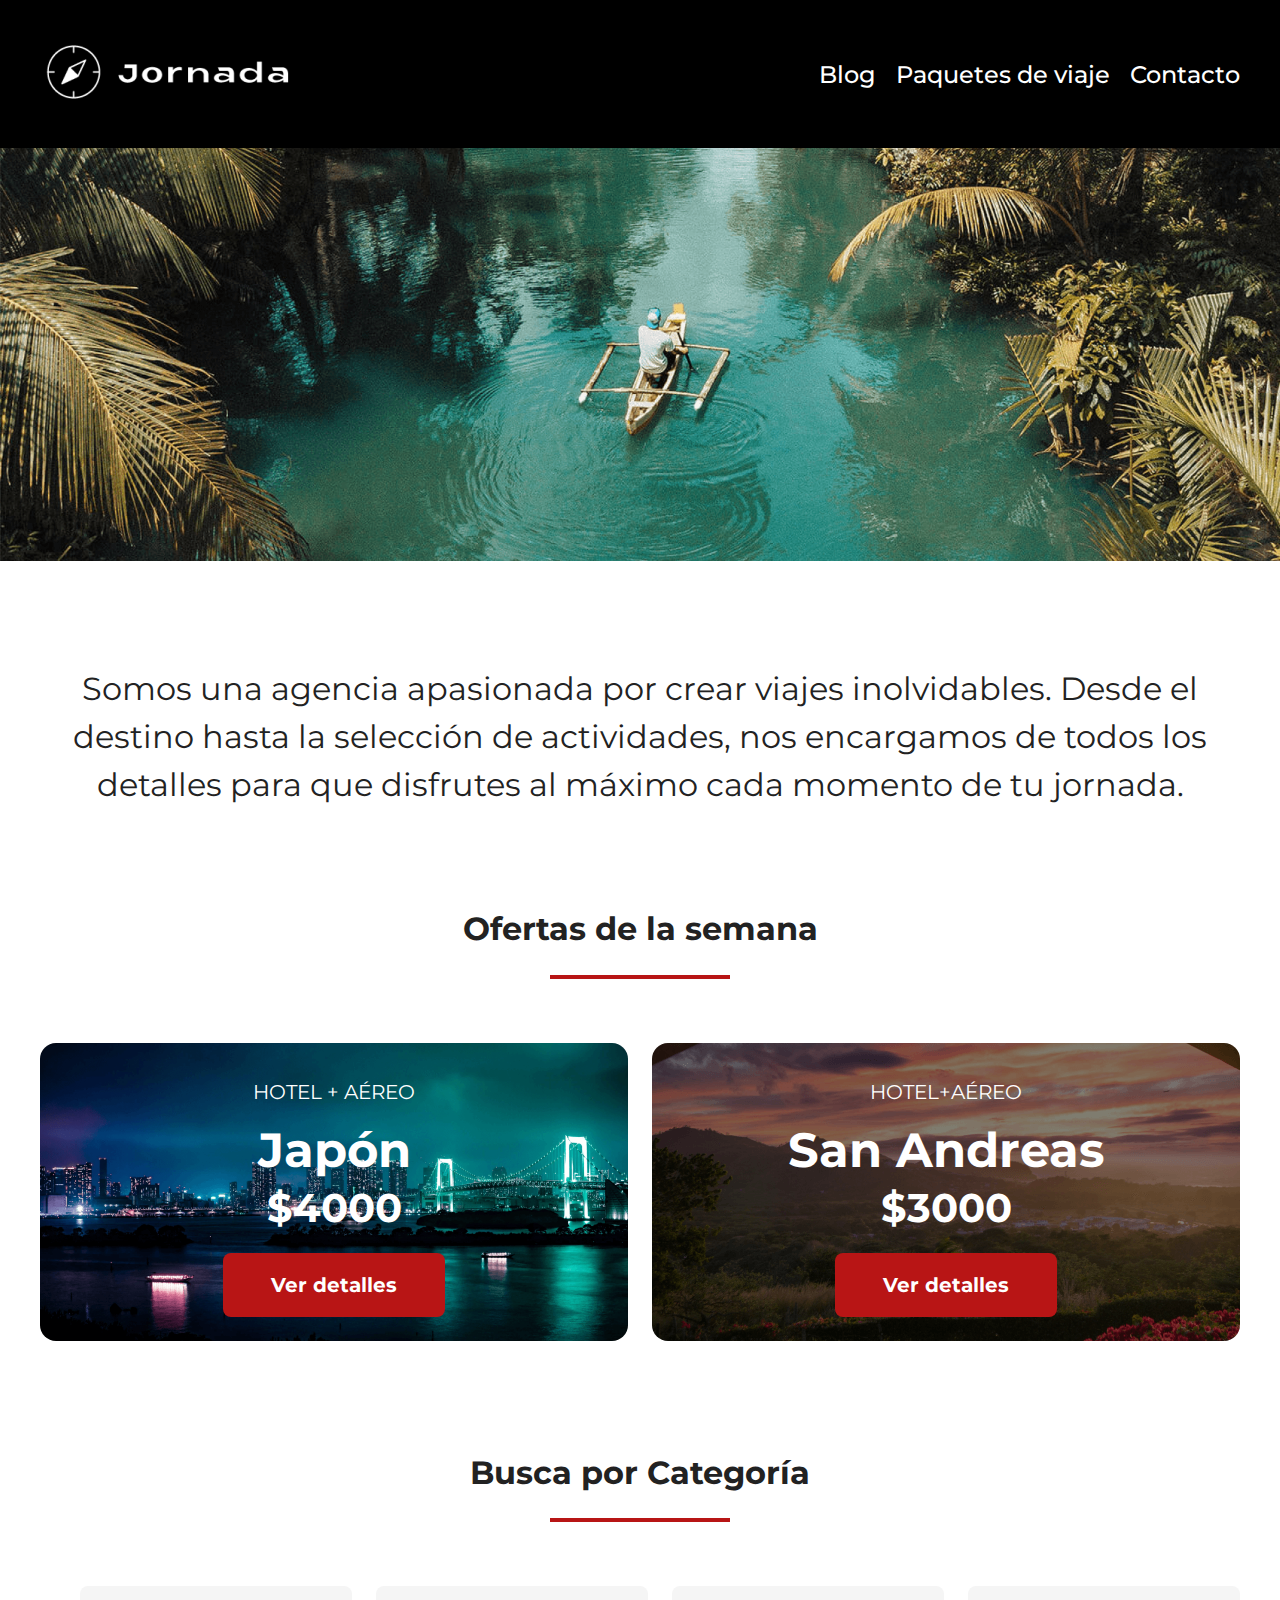
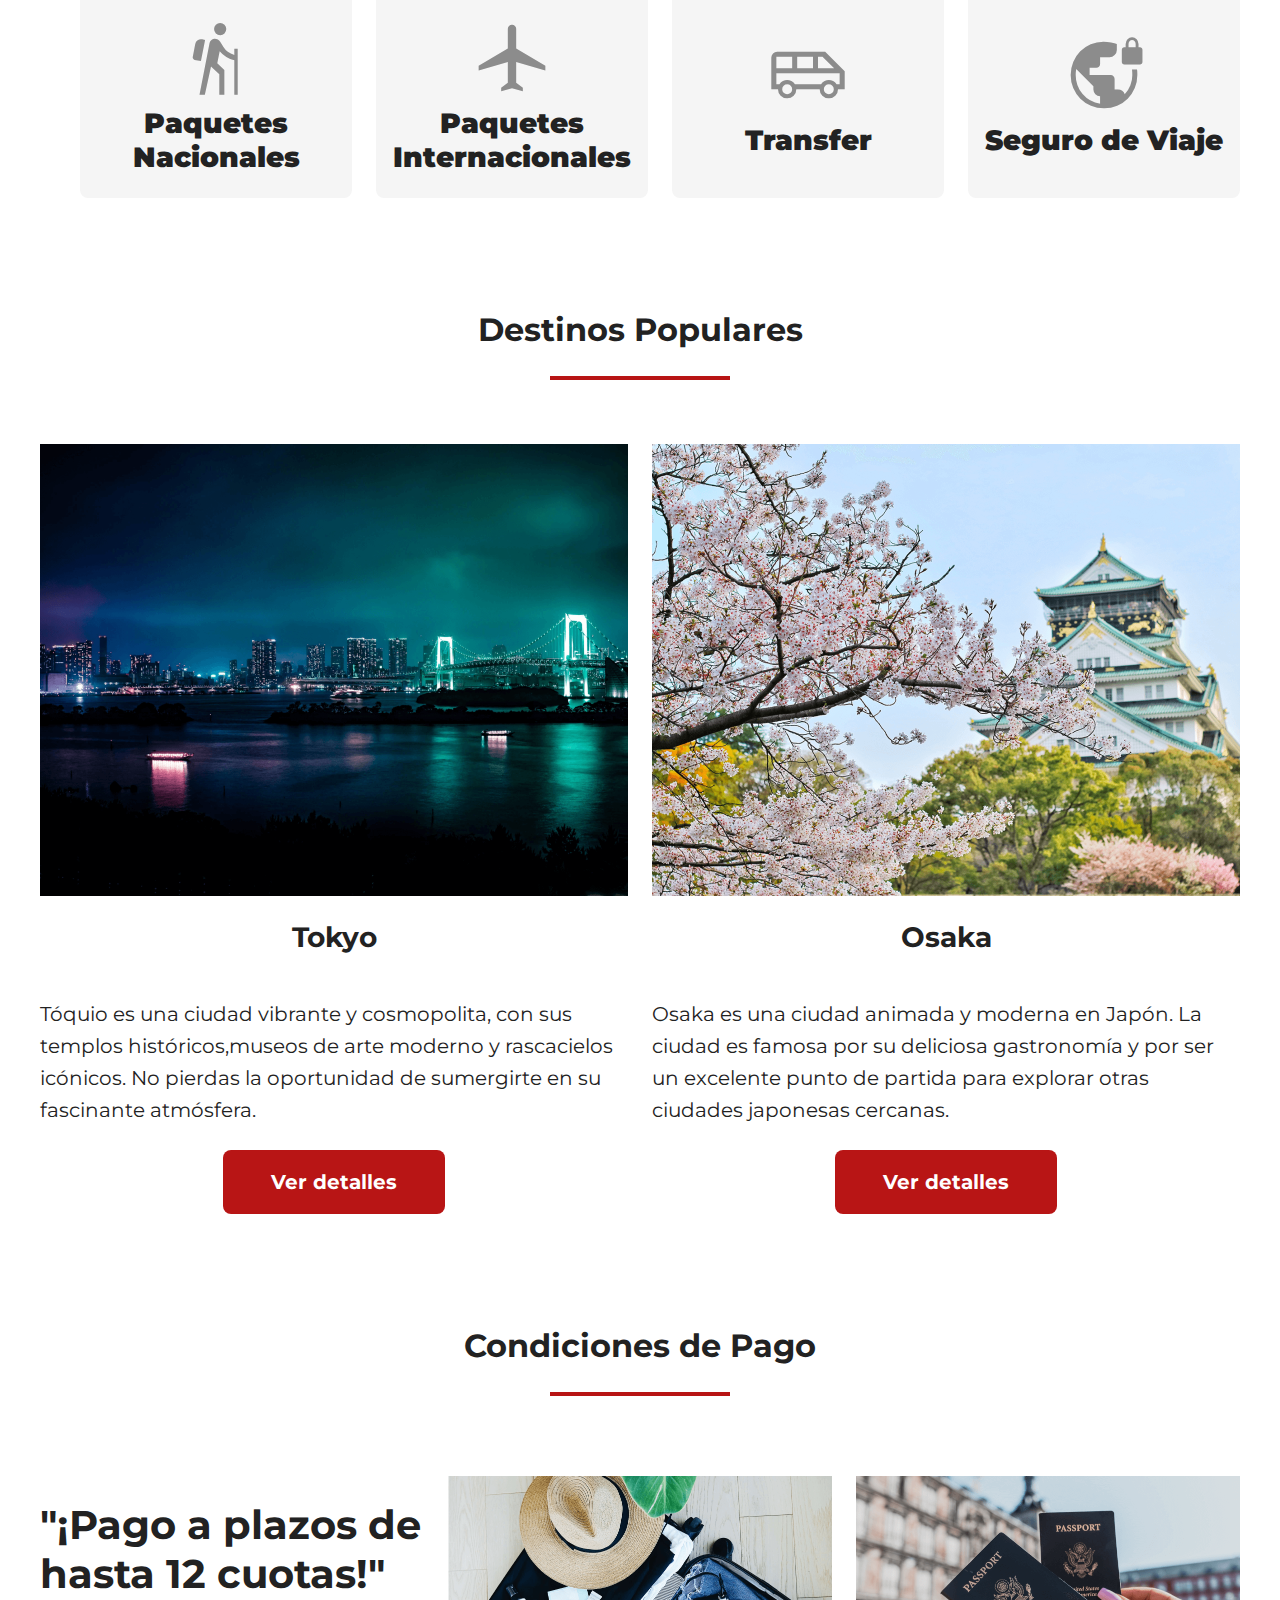
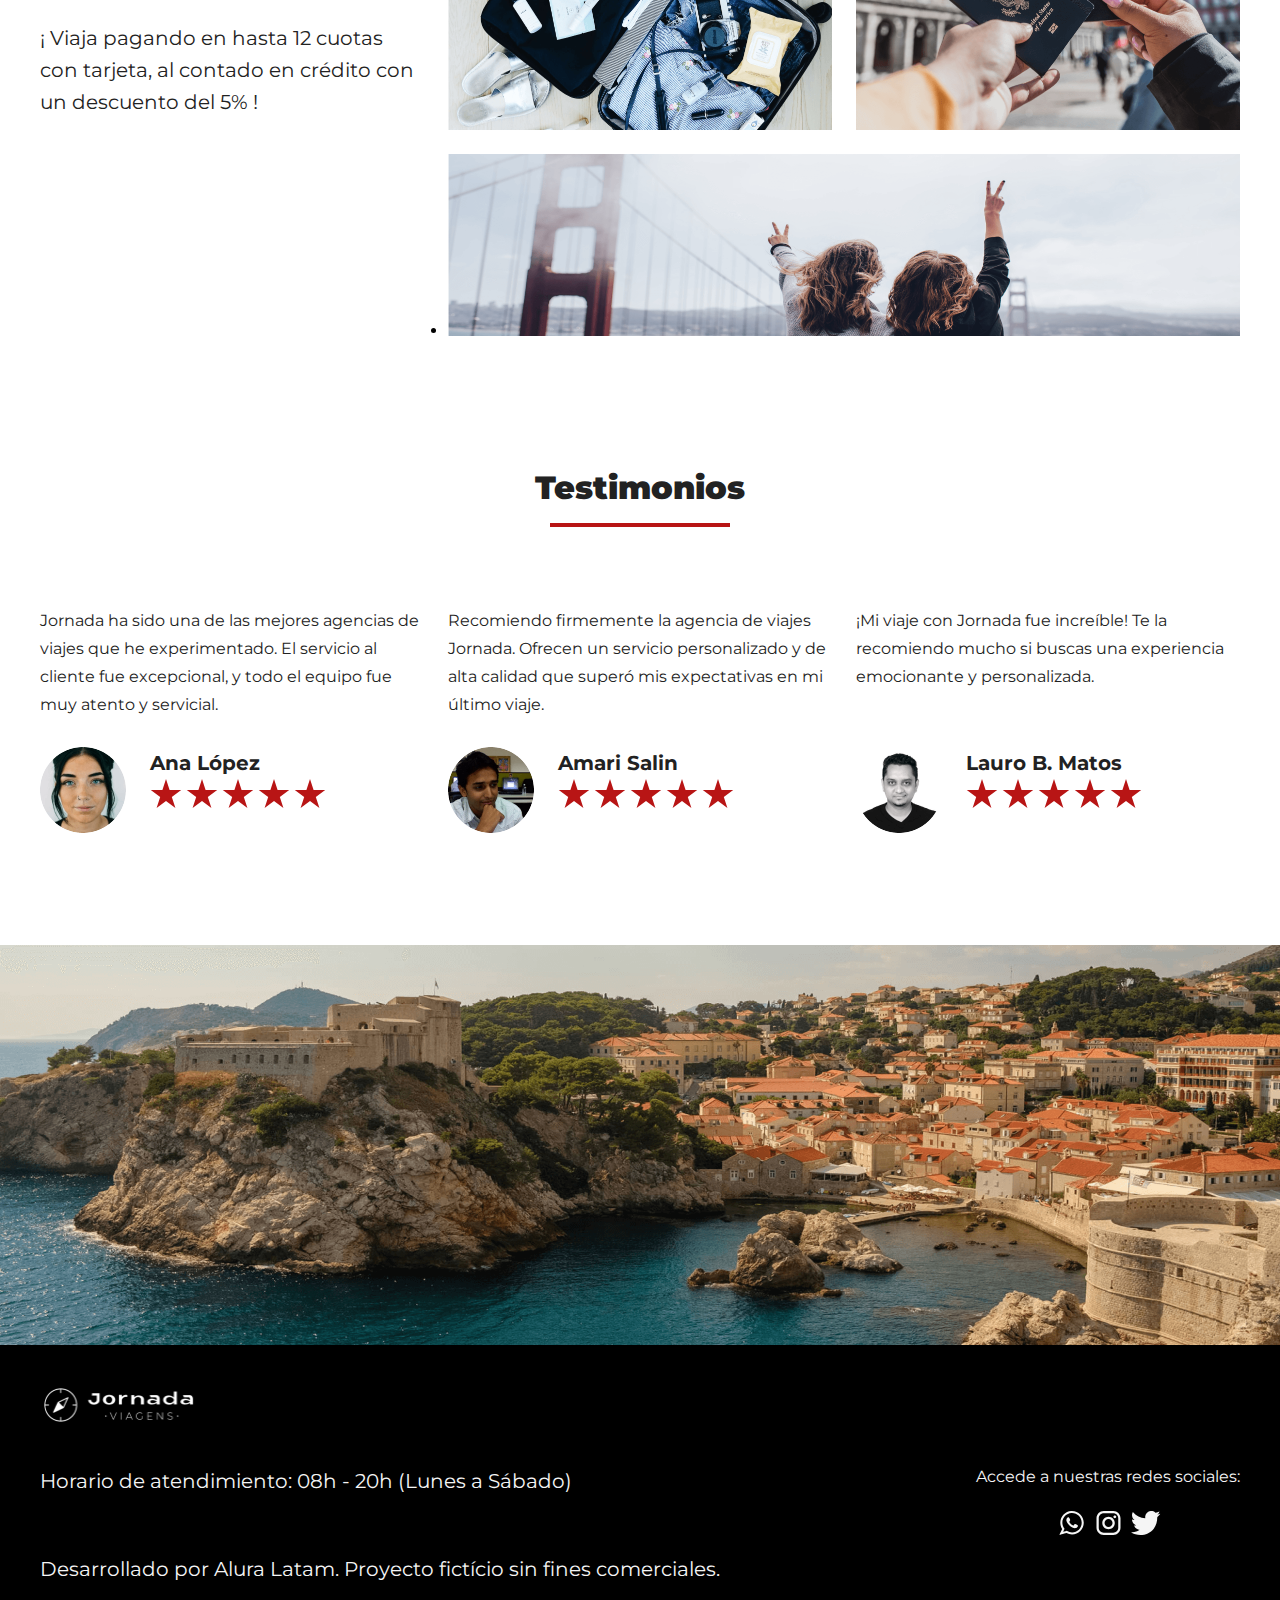
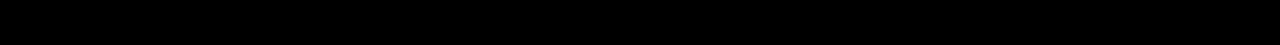
<file: index.html>
<!DOCTYPE html>
<html lang="es-mx">

<head>
    <meta charset="UTF-8">
    <meta name="viewport" content="width=device-width, initial-scale=1.0">
    <title>Jornada</title>
    <link rel="stylesheet" href="./global.css">
    <link rel="stylesheet" href="./index.css">
    <link rel="preconnect" href="https://fonts.googleapis.com">
    <link rel="preconnect" href="https://fonts.gstatic.com" crossorigin>
    <link
        href="https://fonts.googleapis.com/css2?family=Montserrat:ital,wght@0,100;0,200;0,300;0,400;0,500;0,600;0,700;0,800;0,900;1,100;1,200;1,300;1,400;1,500;1,600;1,700;1,800;1,900&family=Prata&family=Unbounded:wght@200;300;400;500;600;700;800;900&display=swap"
        rel="stylesheet">
    <link rel="stylesheet"
        href="https://fonts.googleapis.com/css2?family=Material+Symbols+Outlined:opsz,wght,FILL,GRAD@48,400,0,0" />
</head>

<body>
    <header class="encabezado">
        <div class="encabezado__container">
            <a href="" class="encabezado__logo" aria-label="Ir a la pagina de inicio">
                <img class="encabezado__logo--icono" alt="logo Jornada" src="./img/logoprovisriablanca-1@2x.png" />
            </a>
            <nav class="encabezado__navegacion">
                <ul class="encabezado_navegacion_lista">
                    <li> <a class="encabezado__navegacion--elemento" href="./blog.html" aria-label="Ir al Blog">Blog</a> </li>
                    <li> <a class="encabezado__navegacion--elemento" href="./paquetes.html" aria-label="Ir a Paquetes de viaje">Paquetes de viaje</a> </li>
                    <li> <a class="encabezado__navegacion--elemento" href="./Contacto.html" aria-label="Ir a Contacto">Contacto</a> </li>
                </ul>
            </nav>
        </div>
    </header>


    <section class="banner">
            <figure class="banner__wrapper">
                <img class="banner__img" alt="Hombre en una canoa" src="./img/maldivas@2x.png" />
                <figcaption class="banner__descripcion">
                    Somos una agencia apasionada por crear viajes inolvidables. 
                    Desde el destino hasta la selección de actividades, nos 
                    encargamos de todos los detalles para que disfrutes al máximo
                    cada momento de tu jornada.
                </figcaption>
            </figure>
    </section>

    <main class="container">

        <section class="ofertas">
            <div class="ofertas__titulo">
                <h2 class="ofertas__titulo--texto">Ofertas de la semana</h2>
                <div class="ofertas__titulo--subrayado"></div>
            </div>
            <section class="ofertas__cards">
                <div class="ofertas__cards--grupo">
                    <article class="ofertas__cards--elemento ofertas__cards--japon" aria-label="Oferta de viaje a Japón">        
                        <header class="ofertas__card--destino">
                            <p class="ofertas__card--destino-tipo">HOTEL + AÉREO</p>
                            <h3 class="ofertas__card--destino-nombre">Japón</h3>
                            <p class="ofertas__card--precio">$4000</p>
                        </header>
                        <footer class="ofertas__card--boton">
                            <a href="#" class="ofertas__card--boton-texto" aria-label="Ver detalles de la oferta de viaje a Japón">Ver detalles</a>
                        </footer>
                    </article>
                    <article class="ofertas__cards--elemento  ofertas__cards--san-andreas" aria-label="Oferta de viaje a San Andreas">
                        <header class="ofertas__card--destino">
                            <p class="ofertas__card--destino-tipo">HOTEL+AÉREO</p>
                            <h3 class="ofertas__card--destino-nombre">San Andreas</h3>
                            <p class="ofertas__card--precio">$3000</p>
                        </header>
                        <footer class="ofertas__card--boton">
                            <a href="#" class="ofertas__card--boton-texto" aria-label="Ver detalles de la oferta de viaje a San Andreas">Ver detalles</a>
                        </footer>
                    </article>   
                </div>
            </section>
        </section>

        <section class="busca">
            <div class="busca__titulo">
                <h2 class="busca__titulo--texto">Busca por Categoría</h2>
                <div class="busca__titulo--subrayado"></div>
            </div>
            <ul class="busca__categorias">
                <li class="busca__categoria">
                    <div class="busca__categoria--icono">
                        <span class="material-symbols-outlined">
                            hiking
                        </span>
                    </div>
                    <b class="busca__categoria--nombre">Paquetes Nacionales</b>
                </li>
                <li class="busca__categoria">
                    <div class="busca__categoria--icono">
                        <span class="material-symbols-outlined">
                            flight
                        </span>
                    </div>
                    <b class="busca__categoria--nome">Paquetes Internacionales</b>
                </li>
                <li class="busca__categoria">
                    <div class="busca__categoria--icono">
                        <span class="material-symbols-outlined">
                            airport_shuttle
                        </span>
                    </div>
                    <b class="busca__categoria--nome">Transfer</b>
                </li>
                <li class="busca__categoria">
                    <div class="busca__categoria--icone">
                        <span class="material-symbols-outlined">
                            vpn_lock
                        </span>
                    </div>
                    <b class="busca__categoria--nombre">Seguro de Viaje</b>
                </li>
            </ul>
        </section>

        <section class="destinos">
            <div class="destinos__titulo">
                <h2 class="destinos__titulo--texto">Destinos Populares</h2>
                <div class="destinos__titulo--subrayado"></div>
            </div>
            <ul class="destinos__lista">
                <li class="destinos__elemento">
                    <img class="destinos__elemento--image" alt="Imagen de la ciudad de Tokyo" src="./img/tokyo@2x.png" />
                    <h3 class="destinos__elemento--nombre">Tokyo</h3>
                    <p class="destinos__elemento--descripcion">
                        Tóquio es una ciudad vibrante y cosmopolita, con sus templos
                         históricos,museos de arte moderno y rascacielos icónicos.
                          No pierdas la oportunidad de sumergirte en su fascinante atmósfera.
                    </p>
                    <footer class="destinos__elemento--boton-container">
                        <div class="destinos__elemento--boton">
                            <a href="#" class="destinos__elemento--boton-texto">Ver detalles</a>
                        </div>
                    </footer>
                </li>
                <li class="destinos__elemento">
                    <img class="destinos__item--image" alt="" src="./img/osaka@2x.png" />
                    <h3 class="destinos__elemento--nombre">Osaka</h3>
                    <p class="destinos__elemento--descripcion">
                        Osaka es una ciudad animada y moderna en Japón.
                         La ciudad es famosa por su deliciosa gastronomía 
                         y por ser un excelente punto de partida para explorar
                          otras ciudades japonesas cercanas.
                    </p>
                    <footer class="destinos__elemento--boton-container">
                        <div class="destinos__elemento--boton">
                            <a href="#" class="destinos__elemento--boton-texto">Ver detalles</a>
                        </div>
                    </footer>
                </li>
            </ul>
        </section>


        <section class="pago">
            <div class="pago__titulo">
                <h2 class="pago__titulo--texto">Condiciones de Pago</h2>
                <div class="pago__titulo--subrayado"></div>
            </div>
            <div class="pago__condiciones">
                <div class="pago__condiciones--descripcion">
                    <h3 class="pago__condiciones--destaque">"¡Pago a plazos de hasta 12 cuotas!"</h3>
                    <p class="pago__condiciones--detalles">
                        ¡ Viaja pagando en hasta 12 cuotas con tarjeta,
                         al contado en crédito con un descuento del 5% !
                    </p>
                </div>
                <ul class="pago__imagenes">
                    <li class="pago__imagenes--grupo">
                        <div class="pago__imagenes--imagen-container">
                            <img class="pago__imagenes--imagen" alt="" src="./img/montaje-japo-1@2x.png" />
                        </div>
                        <div class="pago__imagenes--imagen-container">
                            <img class="pago__imagenes--imagen" alt="" src="./img/montaje-japo-2@2x.png" />
                        </div>
                    </li>
                    <li class="pago__imagenes--imagen-destaque">
                        <img class="pago__imagenes--imagen" alt="" src="./img/montaje-japo-3@2x.png" />
                    </li>
                </ul>
            </div>
        </section>

        <div class="testimonios">
            <div class="testimonios__titulo">
                <b class="testimonios__titulo--texto">Testimonios</b>
                <div class="testimonios__titulo--subrayado"></div>
            </div>
            <ul class="testimonios__wrapper">
                <li class="testimonios__elemento">
                    <p class="testimonios__texto">
                        Jornada ha sido una de las mejores agencias de viajes
                        que he experimentado. El servicio al cliente fue
                        excepcional, y todo el equipo fue muy atento y servicial.
                    </p>
                    <div class="testimonios__autor">
                        <img class="testimonios__autor--foto" alt="Foto de Ana López" src="./img/ellipse-1@2x.png" />
                        <div class="testimonios__autor--info">
                            <b class="testimonios__autor--nombre">Ana López</b>
                            <div class="testimonios__autor--evaluacion">
                                <img class="testimonios__autor--evaluacion-estrella" src="./img/star-1.svg" />
                                <img class="testimonios__autor--evaluacion-estrella" src="./img/star-1.svg" />
                                <img class="testimonios__autor--evaluacion-estrella" src="./img/star-1.svg" />
                                <img class="testimonios__autor--evaluacion-estrella" src="./img/star-1.svg" />
                                <img class="testimonios__autor--evaluacion-estrella" src="./img/star-1.svg" />
                            </div>
                        </div>
                    </div>
                </li>
                <li class="testimonios__elemento">
                    <p class="testimonios__texto">
                        Recomiendo firmemente la agencia de viajes  Jornada. 
                        Ofrecen un servicio personalizado y de alta calidad que 
                        superó mis expectativas en mi último viaje.
                    </p>
                    <div class="testimonios__autor">
                        <img class="testimonios__autor--foto" alt="Foto de Amari Salin" src="./img/avatar-amari@2x.png" />
                        <div class="testimonios__autor--info">
                            <b class="testimonios__autor--nombre">Amari Salin</b>
                            <div class="testimonios__autor--evaluacion">
                                <img class="testimonios__autor--evaluacion-estrella" alt="" src="./img/star-1.svg" />
                                <img class="testimonios__autor--evaluacion-estrella" alt="" src="./img/star-1.svg" />
                                <img class="testimonios__autor--evaluacion-estrella" alt="" src="./img/star-1.svg" />
                                <img class="testimonios__autor--evaluacion-estrella" alt="" src="./img/star-1.svg" />
                                <img class="testimonios__autor--evaluacion-estrella" alt="" src="./img/star-1.svg" />
                            </div>
                        </div>
                    </div>
                </li>
                <li class="testimonios__elemento">
                    <p class="testimonios__texto">
                        ¡Mi viaje con Jornada fue increíble!
                         Te la recomiendo mucho si buscas una 
                         experiencia emocionante y personalizada.
                    </p>
                    <div class="testimonios__autor">
                        <img class="testimonios__autor--foto" alt="Foto de Lauro B. Mateos" src="./img/avatar-lauro@2x.png" />
                        <div class="testimonios__autor--info">
                            <b class="testimonios__autor--nombre">Lauro B. Matos</b>
                            <div class="testimonios__autor--evaluacion">
                                <img class="testimonios__autor--evaluacion-estrella" alt="" src="./img/star-1.svg" />
                                <img class="testimonios__autor--evaluacion-estrella" alt="" src="./img/star-1.svg" />
                                <img class="testimonios__autor--evaluacion-estrella" alt="" src="./img/star-1.svg" />
                                <img class="testimonios__autor--evaluacion-estrella" alt="" src="./img/star-1.svg" />
                                <img class="testimonios__autor--evaluacion-estrella" alt="" src="./img/star-1.svg" />
                            </div>
                        </div>
                    </div>
                </li>
            </ul>
        </div>
    </main>

    <img class="pre-footer__image" alt="Imagen de un paisaje" src="./img/pre-footer-image.png" />
    
    <footer class="footer__container">
        <div class="footer">
            <section class="footer__logo-container">
                <img class="footer__logo-icon" alt="" src="./img/logobranco-1@2x.png" />
                <div class="footer__info-container">
                    <p class="footer__text-info">
                        Horario de atendimiento: 08h - 20h (Lunes a Sábado)                    
                    </p>
                    <p class="footer__text-info">
                        Desarrollado por Alura Latam. Proyecto fictício sin fines comerciales.                    
                    </p>
                </div>
            </section>
            <section class="footer__social-media-container">
                <p class="footer__social-media-text">Accede a nuestras redes sociales:</p>
                <div class="footer__social-media-icons">
                    <a href="#">
                        <img class="footer__social-media-icon" alt="Logo de whatsapp" src="./img/whatsapp-1.svg" />
                    </a>
                    <a href="#">
                        <img class="footer__social-media-icon" alt="Logo de instragam" src="./img/instragam-1.svg" />
                    </a>
                    <a href="#">
                        <img class="footer__social-media-icon" alt="Logo de twiter" src="./img/twiter-1.svg" />
                    </a>
                </div>
            </section>
        </div>
    </footer>
</body>
</html>
</file>
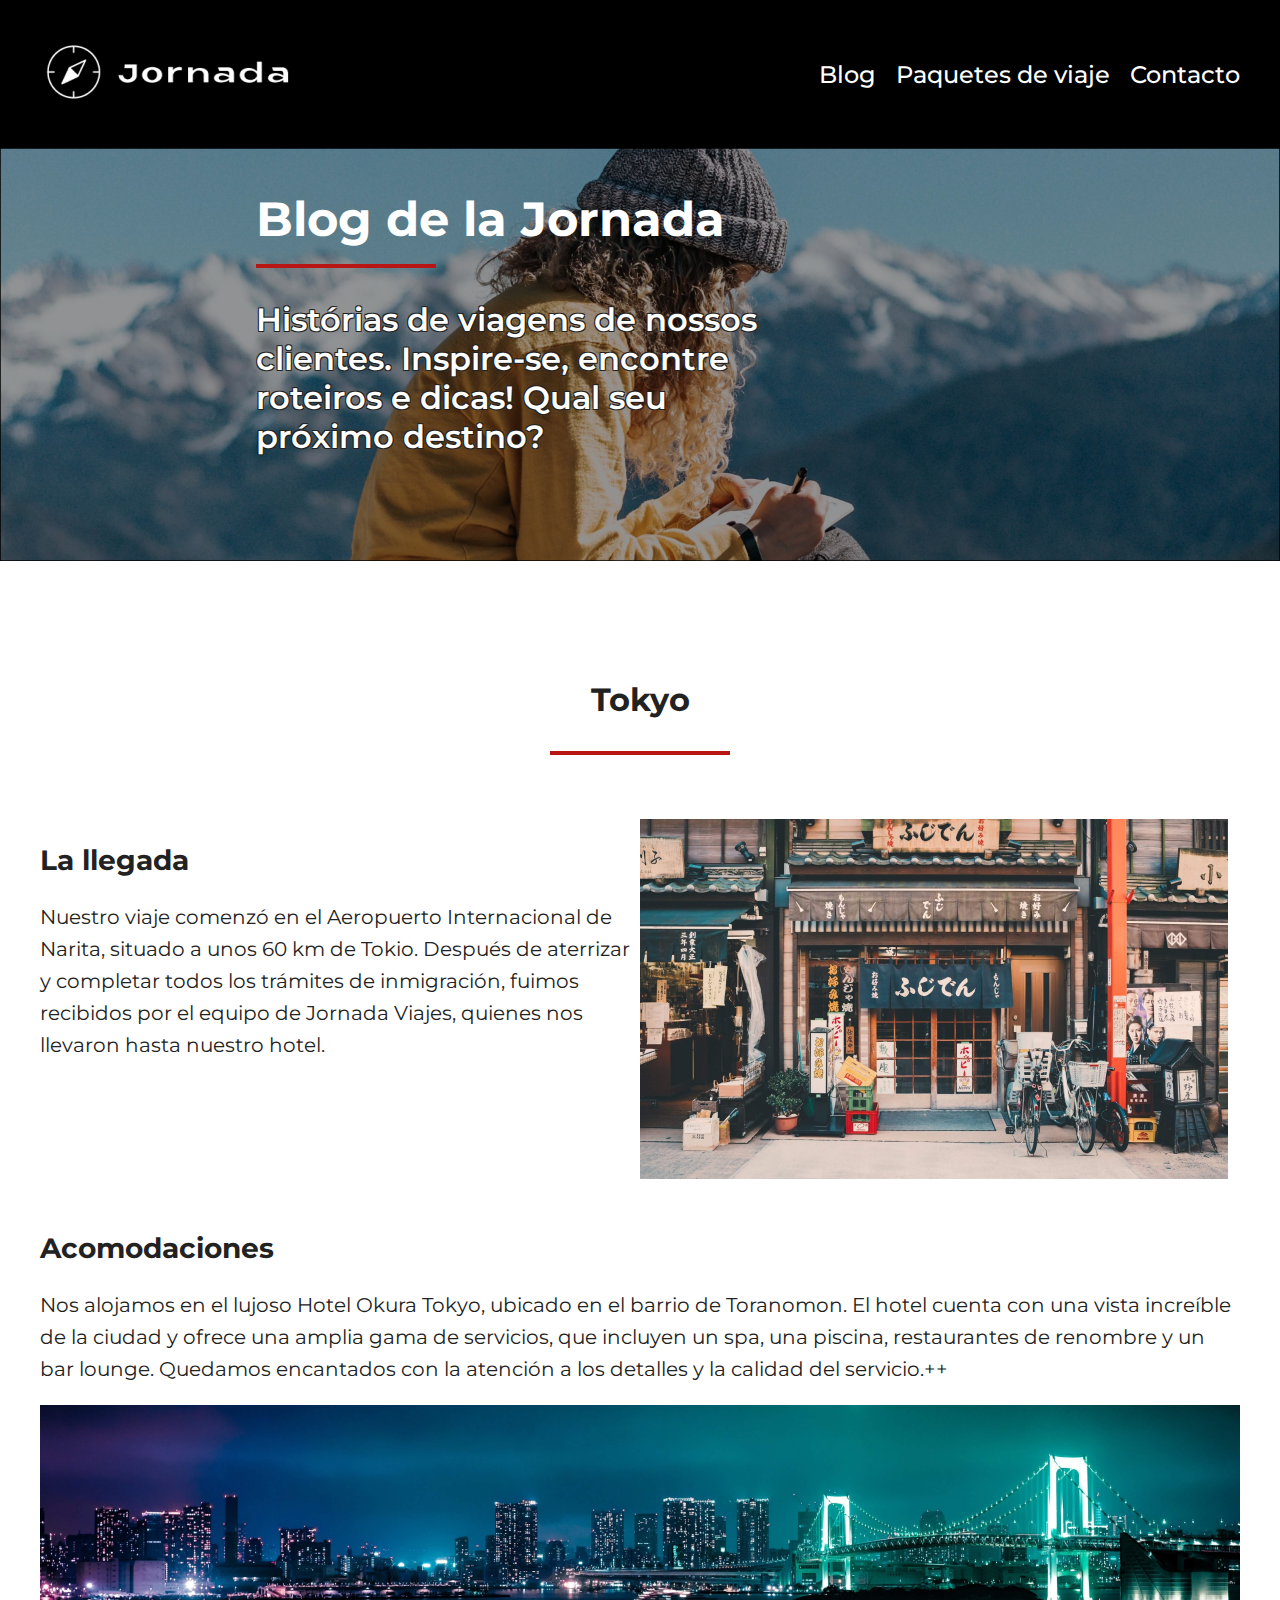
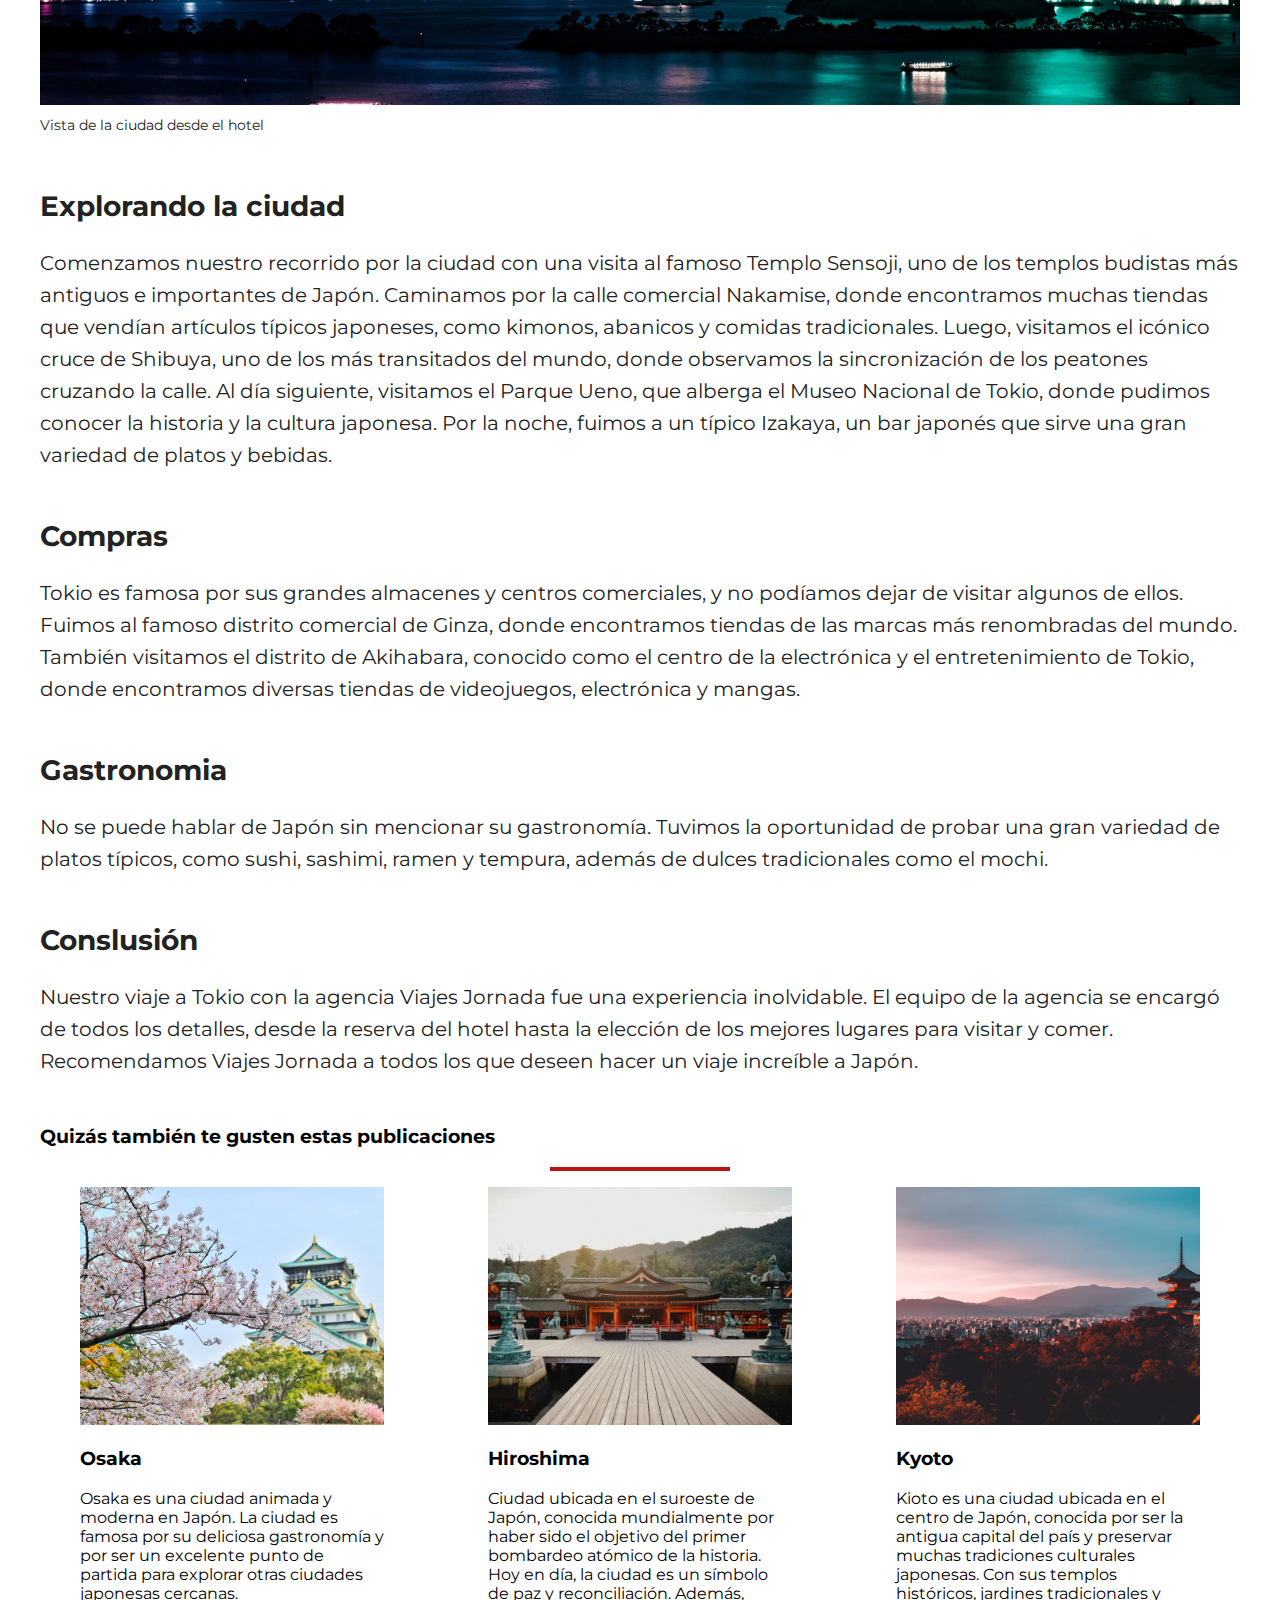
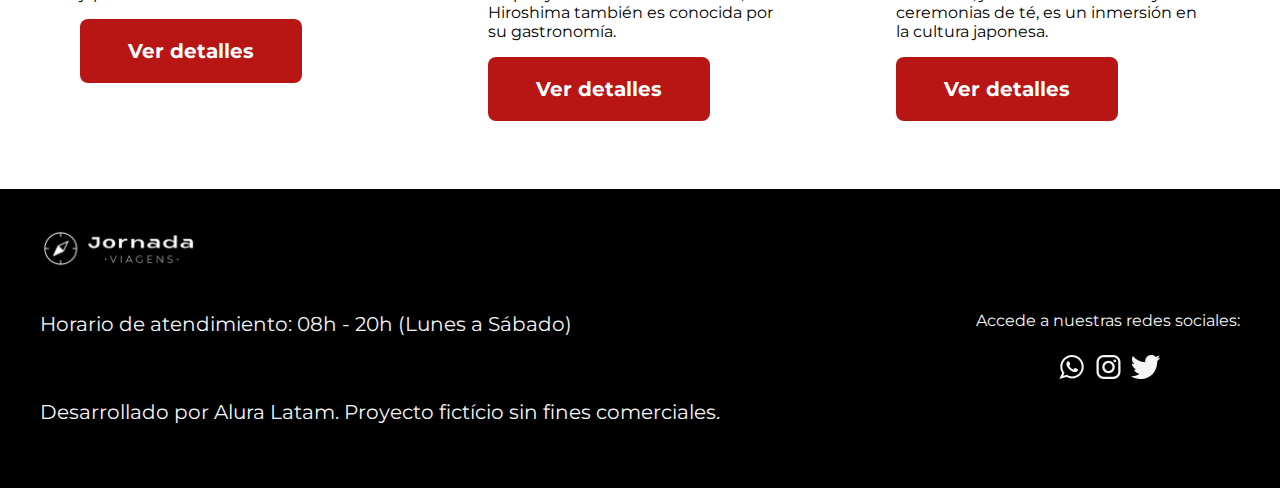
<file: blog.html>
<!DOCTYPE html>
<html lang="Mx-es">
<head>
    <meta charset="UTF-8">
    <meta name="viewport" content="width=device-width, initial-scale=1.0">
    <title>Blog</title>
    <link rel="stylesheet" href="./global.css">
    <link rel="stylesheet" href="./index.css">
    <link
    href="https://fonts.googleapis.com/css2?family=Montserrat:ital,wght@0,100;0,200;0,300;0,400;0,500;0,600;0,700;0,800;0,900;1,100;1,200;1,300;1,400;1,500;1,600;1,700;1,800;1,900&family=Prata&family=Unbounded:wght@200;300;400;500;600;700;800;900&display=swap"
    rel="stylesheet">
</head>
<body>
    <header class="encabezado">
        <div class="encabezado__container">
            <a href="./index.html" class="encabezado__logo" aria-label="Ir a la pagina de inicio">
                <img class="encabezado__logo--icono" alt="logo Jornada" src="./img/logoprovisriablanca-1@2x.png" />
            </a>
            <nav class="encabezado__navegacion">
                <ul class="encabezado_navegacion_lista">
                    <li> <a class="encabezado__navegacion--elemento" href="./blog.html" aria-label="Ir al Blog">Blog</a> </li>
                    <li> <a class="encabezado__navegacion--elemento" href="./paquetes.html" aria-label="Ir a Paquetes de viaje">Paquetes de viaje</a> </li>
                    <li> <a class="encabezado__navegacion--elemento" href="./Contacto.html" aria-label="Ir a Contacto">Contacto</a> </li>
                </ul>
            </nav>
        </div>
    </header>

    <section class="banner banner--blog">
        <figure class="banner__wrapper banner__img banner__img--blog">
            <img class="banner__img" src="./img/Banner-blog.png" alt="Imagen de una mujer escribiendo">
            <figcaption class="banner__descripcion--blog">
                <h1 class="banner__descripcion--titulo">Blog de la Jornada</h1>
                <div class="banner__titulo--subrayado"></div>
                <p class="banner__descripcion--texto">
                    Histórias de viagens de nossos 
                    clientes. Inspire-se, encontre
                    roteiros e dicas! Qual seu próximo destino?
                </p>
            </figcaption>
        </figure>
    </section>

    <main class="tokyo__container">
        <article class="tokyo">
            <header class="tokyo__titulo">
                <h3 class="tokyo__titulo--texto">Tokyo</h3>
                <div class="tokyo__titulo--subrayado"></div>
            </header>
            <section class="tokyo__llegada">
                <div class="tokyo__llegada--seccion">
                    <h4 class="tokyo__llegada--titulo">La llegada</h4>
                    <p class="tokyo__llegada--texto">
                        Nuestro viaje comenzó en el Aeropuerto Internacional de 
                        Narita, situado a unos 60 km de Tokio. Después de 
                        aterrizar y completar todos los trámites de inmigración, 
                        fuimos recibidos por el equipo de Jornada Viajes, quienes 
                        nos llevaron hasta nuestro hotel.
                    </p>
                </div>
                <div>
                    <img src="./img/Tokyo-hotel.png" alt="Imagen de hotel en Tokyo">
                </div>
            </section>
            <section class="tokyo__acomodaciones">
                <div class="acomodaciones">
                    <h4 class="tokyo__acomodaciones--titulo">Acomodaciones</h4>
                    <p class="tokyo__acomodaciones--texto">
                        Nos alojamos en el lujoso Hotel Okura Tokyo, ubicado en el barrio de Toranomon. El hotel cuenta con una vista increíble 
                        de la ciudad y ofrece una amplia gama de servicios, que incluyen un spa, una piscina, restaurantes de renombre y un 
                        bar lounge. Quedamos encantados con la atención a los detalles y la calidad del servicio.++
                    </p>
                </div>
                <figure class="tokyo__acomodaciones--imagen">
                    <img class="tokyo__acomodaciones--vista" src="./img/Tokyo-ciudad.png" alt="Imagen de hotel en Tokyo">
                    <figcaption class="tokyo__acomodaciones--descripcion">
                        Vista de la ciudad desde el hotel
                    </figcaption>
                </figure>
            </section>
            <section class="tokyo__explorando">
                <h4 class="tokyo__explorando--titulo">Explorando la ciudad</h4>
                <p class="tokyo__explorando--texto">
                    Comenzamos nuestro recorrido por la ciudad con una visita al famoso Templo Sensoji, uno de los templos budistas más 
                    antiguos e importantes de Japón. Caminamos por la calle comercial Nakamise, donde encontramos muchas tiendas 
                    que vendían artículos típicos japoneses, como kimonos, abanicos y comidas tradicionales. 
                    Luego, visitamos el icónico cruce de Shibuya, uno de los más transitados del mundo, donde observamos la 
                    sincronización de los peatones cruzando la calle. 
                    Al día siguiente, visitamos el Parque Ueno, que alberga el Museo Nacional de Tokio, donde pudimos conocer la historia y 
                    la cultura japonesa. Por la noche, fuimos a un típico Izakaya, un bar japonés que sirve una gran variedad de platos y 
                    bebidas.
                </p>
            </section>
            <section class="tokyo__compras">
                <h4 class="tokyo__compras--titulo">Compras</h4>
                <p class="tokyo__compras--texto">
                    Tokio es famosa por sus grandes almacenes y centros comerciales, y no podíamos dejar de visitar algunos de ellos. 
                    Fuimos al famoso distrito comercial de Ginza, donde encontramos tiendas de las marcas más renombradas del mundo. 
                    También visitamos el distrito de Akihabara, conocido como el centro de la electrónica y el entretenimiento de Tokio, 
                    donde encontramos diversas tiendas de videojuegos, electrónica y mangas.
                </p>
            </section>
            <section class="tokyo__gastronomia">
                <h4 class="tokyo__gastronomia--titulo">Gastronomia</h4>
                <p class="tokyo__gastronomia--texto">
                    No se puede hablar de Japón sin mencionar su gastronomía. Tuvimos la oportunidad de probar una gran variedad de 
                    platos típicos, como sushi, sashimi, ramen y tempura, además de dulces tradicionales como el mochi.
                </p>
            </section>
            <section class="tokyo__conclusion">
                <h4 class="tokyo__conclusion--titulo">Conslusión</h4>
                <p class="tokyo__conclusion--texto">
                    Nuestro viaje a Tokio con la agencia Viajes Jornada fue una experiencia inolvidable. El equipo de la agencia se encargó 
                    de todos los detalles, desde la reserva del hotel hasta la elección de los mejores lugares para visitar y comer. 
                    Recomendamos Viajes Jornada a todos los que deseen hacer un viaje increíble a Japón.
                </p>
            </section>
        </article>

        <article class="recomendaciones">
            <header>
                <h3>Quizás también te gusten estas publicaciones</h3>
                <div class="ofertas__titulo--subrayado"></div>
            </header>
            <div class="recomendaciones__lista">
                <figure class="recomendaciones__osaka">
                    <img src="./img/Osaka.png" alt="">
                    <figcaption>
                        <h3>Osaka</h3>
                        <p>
                            Osaka es una ciudad animada y moderna en Japón. La ciudad es famosa por su deliciosa gastronomía y por ser un excelente punto de partida para explorar otras ciudades japonesas cercanas.
                        </p>
                    </figcaption>
                    <div class="recomendaciones__lista--boton">
                        <a href="#" class="recomendaciones__lista--boton-texto">Ver detalles</a>
                    </div>
                </figure>
                <figure class="recomendaciones__hiroshima">
                    <img src="./img/Hiroshima.png" alt="">
                    <figcaption>
                        <h3>Hiroshima</h3>
                        <p>
                            Ciudad ubicada en el suroeste de Japón, conocida mundialmente por haber sido el objetivo del primer bombardeo atómico de la historia. Hoy en día, la ciudad es un símbolo de paz y reconciliación. Además, Hiroshima también es conocida por su gastronomía.
                        </p>
                    </figcaption>
                    <div class="recomendaciones__lista--boton">
                        <a href="#" class="recomendaciones__lista--boton-texto">Ver detalles</a>
                    </div>
                </figure>
                <figure class="recomendaciones__kyoto">
                    <img src="./img/Kyoto.png" alt="">
                    <figcaption>
                        <h3>Kyoto</h3>
                        <p>
                            Kioto es una ciudad ubicada en el centro de Japón, conocida por ser la antigua capital del país y preservar muchas tradiciones culturales japonesas. Con sus templos históricos, jardines tradicionales y ceremonias de té, es un inmersión en la cultura japonesa.
                        </p>
                    </figcaption>
                    <div class="recomendaciones__lista--boton">
                        <a href="#" class="recomendaciones__lista--boton-texto">Ver detalles</a>
                    </div>
                </figure>
            </div>
        </article>

    </main>
    <footer class="footer__container">
        <div class="footer">
            <section class="footer__logo-container">
                <img class="footer__logo-icon" alt="" src="./img/logobranco-1@2x.png" />
                <div class="footer__info-container">
                    <p class="footer__text-info">
                        Horario de atendimiento: 08h - 20h (Lunes a Sábado)                    
                    </p>
                    <p class="footer__text-info">
                        Desarrollado por Alura Latam. Proyecto fictício sin fines comerciales.                    
                    </p>
                </div>
            </section>
            <section class="footer__social-media-container">
                <p class="footer__social-media-text">Accede a nuestras redes sociales:</p>
                <div class="footer__social-media-icons">
                    <a href="#">
                        <img class="footer__social-media-icon" alt="Logo de whatsapp" src="./img/whatsapp-1.svg" />
                    </a>
                    <a href="#">
                        <img class="footer__social-media-icon" alt="Logo de instragam" src="./img/instragam-1.svg" />
                    </a>
                    <a href="#">
                        <img class="footer__social-media-icon" alt="Logo de twiter" src="./img/twiter-1.svg" />
                    </a>
                </div>
            </section>
        </div>
    </footer>
</body>
</html>
</file>
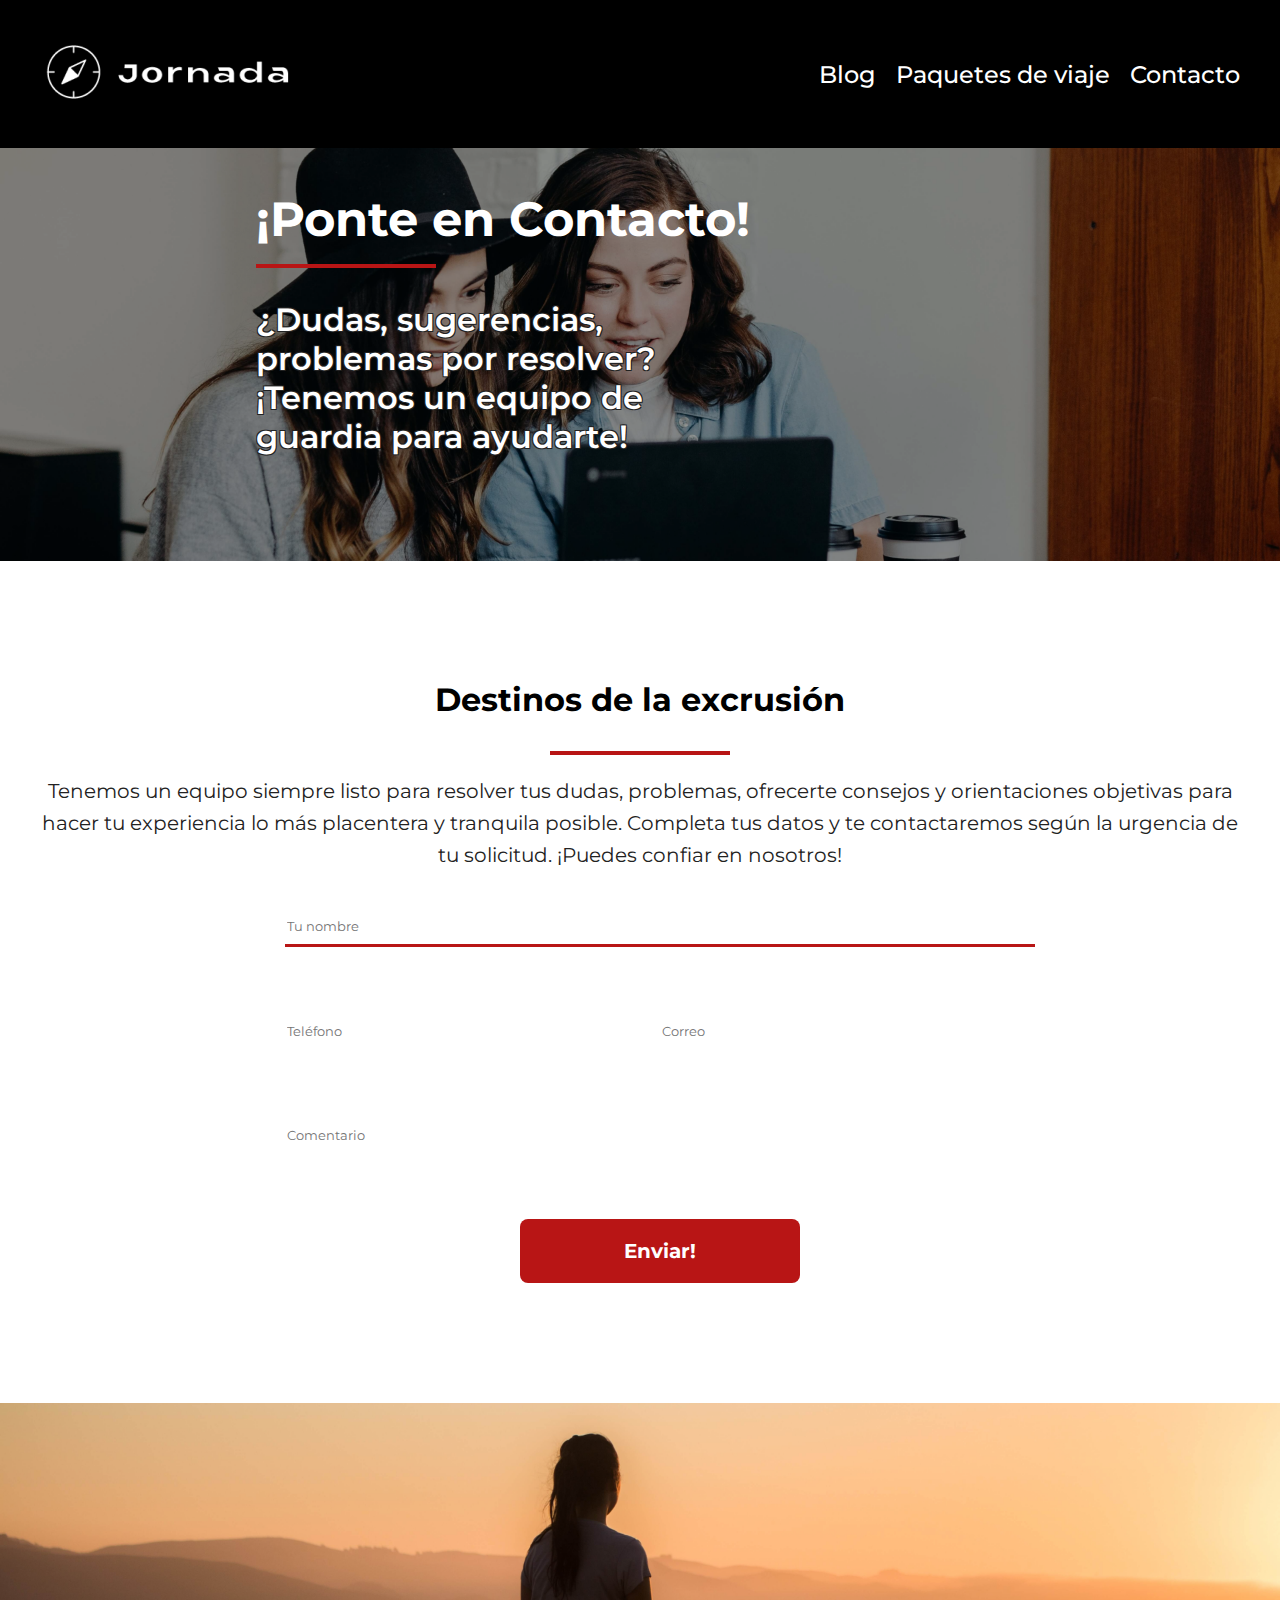
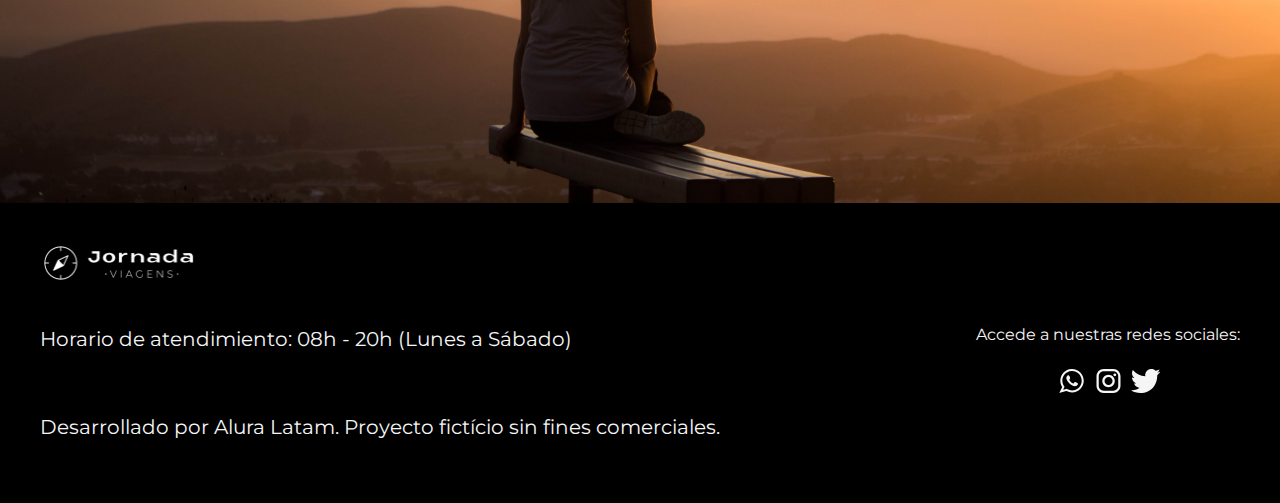
<file: Contacto.html>
<!DOCTYPE html>
<html lang="en">
<head>
    <meta charset="UTF-8">
    <meta name="viewport" content="width=device-width, initial-scale=1.0">
    <title>Contacto</title>
    <link rel="stylesheet" href="./global.css">
    <link rel="stylesheet" href="./index.css">
    <link
    href="https://fonts.googleapis.com/css2?family=Montserrat:ital,wght@0,100;0,200;0,300;0,400;0,500;0,600;0,700;0,800;0,900;1,100;1,200;1,300;1,400;1,500;1,600;1,700;1,800;1,900&family=Prata&family=Unbounded:wght@200;300;400;500;600;700;800;900&display=swap"
    rel="stylesheet">
</head>
<body>
    <header class="encabezado">
        <div class="encabezado__container">
            <a href="./index.html" class="encabezado__logo" aria-label="Ir a la pagina de inicio">
                <img class="encabezado__logo--icono" alt="logo Jornada" src="./img/logoprovisriablanca-1@2x.png" />
            </a>
            <nav class="encabezado__navegacion">
                <ul class="encabezado_navegacion_lista">
                    <li> <a class="encabezado__navegacion--elemento" href="./blog.html" aria-label="Ir al Blog">Blog</a> </li>
                    <li> <a class="encabezado__navegacion--elemento" href="./paquetes.html" aria-label="Ir a Paquetes de viaje">Paquetes de viaje</a> </li>
                    <li> <a class="encabezado__navegacion--elemento" href="./Contacto.html" aria-label="Ir a Contacto">Contacto</a> </li>
                </ul>
            </nav>
        </div>
    </header>
    
    <section class="banner banner--paquetes">
        <figure class="banner__wrapper banner__img banner__img--paquetes">
            <img class="banner__img" src="./img/Banner-contacto.png" alt="Imagen de dos mujeres navegando por internet">
            <figcaption class="banner__descripcion--paquetes">
                <h1 class="banner__descripcion--titulo">¡Ponte en Contacto!</h1>
                <div class="banner__titulo--subrayado"></div>
                <p class="banner__descripcion--texto">
                    ¿Dudas, sugerencias, problemas 
                    por resolver? ¡Tenemos un equipo 
                    de guardia para ayudarte!
                </p>
            </figcaption>
        </figure>
    </section>
    <main class="contacto__container">
        <section class="contacto">
            <header class="contacto__titulo"></header>
                <h3 class="contacto__titulo--texto">Destinos de la excrusión</h3>
                <div class="contacto__titulo--subrayado"></div>
                <p class="contacto__descripcion--texto">
                    Tenemos un equipo siempre listo para resolver tus dudas, problemas, ofrecerte consejos y orientaciones objetivas para 
                    hacer tu experiencia lo más placentera y tranquila posible. Completa tus datos y te contactaremos según la urgencia de 
                    tu solicitud. ¡Puedes confiar en nosotros!
                </p>
            </header>
            <form action="" class="contacto__formulario">
                <ul class="contacto__formulario--datos">
                    <li class="contacto__formulario--nombre">
                        <input type="text" placeholder="Tu nombre" class="formulario--nombre">
                    </li>
                    <li class="contacto__formulario--correo">
                        <input type="text" placeholder="Teléfono" class="formulario--telefono">
                        <input type="text" placeholder="Correo" class="formulario--correo">
                    </li>
                    <li class="contacto__formulario--comentario">
                        <input type="text" placeholder="Comentario" class="formulario--comentario">
                    </li>
                    <div>
                        <button class="contacto__formulario--boton">
                            Enviar!
                        </button>
                    </div>
                </ul>
            </form>
        </section>
    </main>

    <img class="pre-footer__image" alt="Imagen de un paisaje" src="./img/pre-footer-contacto.png" />
    
    <footer class="footer__container">
        <div class="footer">
            <section class="footer__logo-container">
                <img class="footer__logo-icon" alt="" src="./img/logobranco-1@2x.png" />
                <div class="footer__info-container">
                    <p class="footer__text-info">
                        Horario de atendimiento: 08h - 20h (Lunes a Sábado)                    
                    </p>
                    <p class="footer__text-info">
                        Desarrollado por Alura Latam. Proyecto fictício sin fines comerciales.                    
                    </p>
                </div>
            </section>
            <section class="footer__social-media-container">
                <p class="footer__social-media-text">Accede a nuestras redes sociales:</p>
                <div class="footer__social-media-icons">
                    <a href="#">
                        <img class="footer__social-media-icon" alt="Logo de whatsapp" src="./img/whatsapp-1.svg" />
                    </a>
                    <a href="#">
                        <img class="footer__social-media-icon" alt="Logo de instragam" src="./img/instragam-1.svg" />
                    </a>
                    <a href="#">
                        <img class="footer__social-media-icon" alt="Logo de twiter" src="./img/twiter-1.svg" />
                    </a>
                </div>
            </section>
        </div>
    </footer>
    
</body>
</html>
</file>
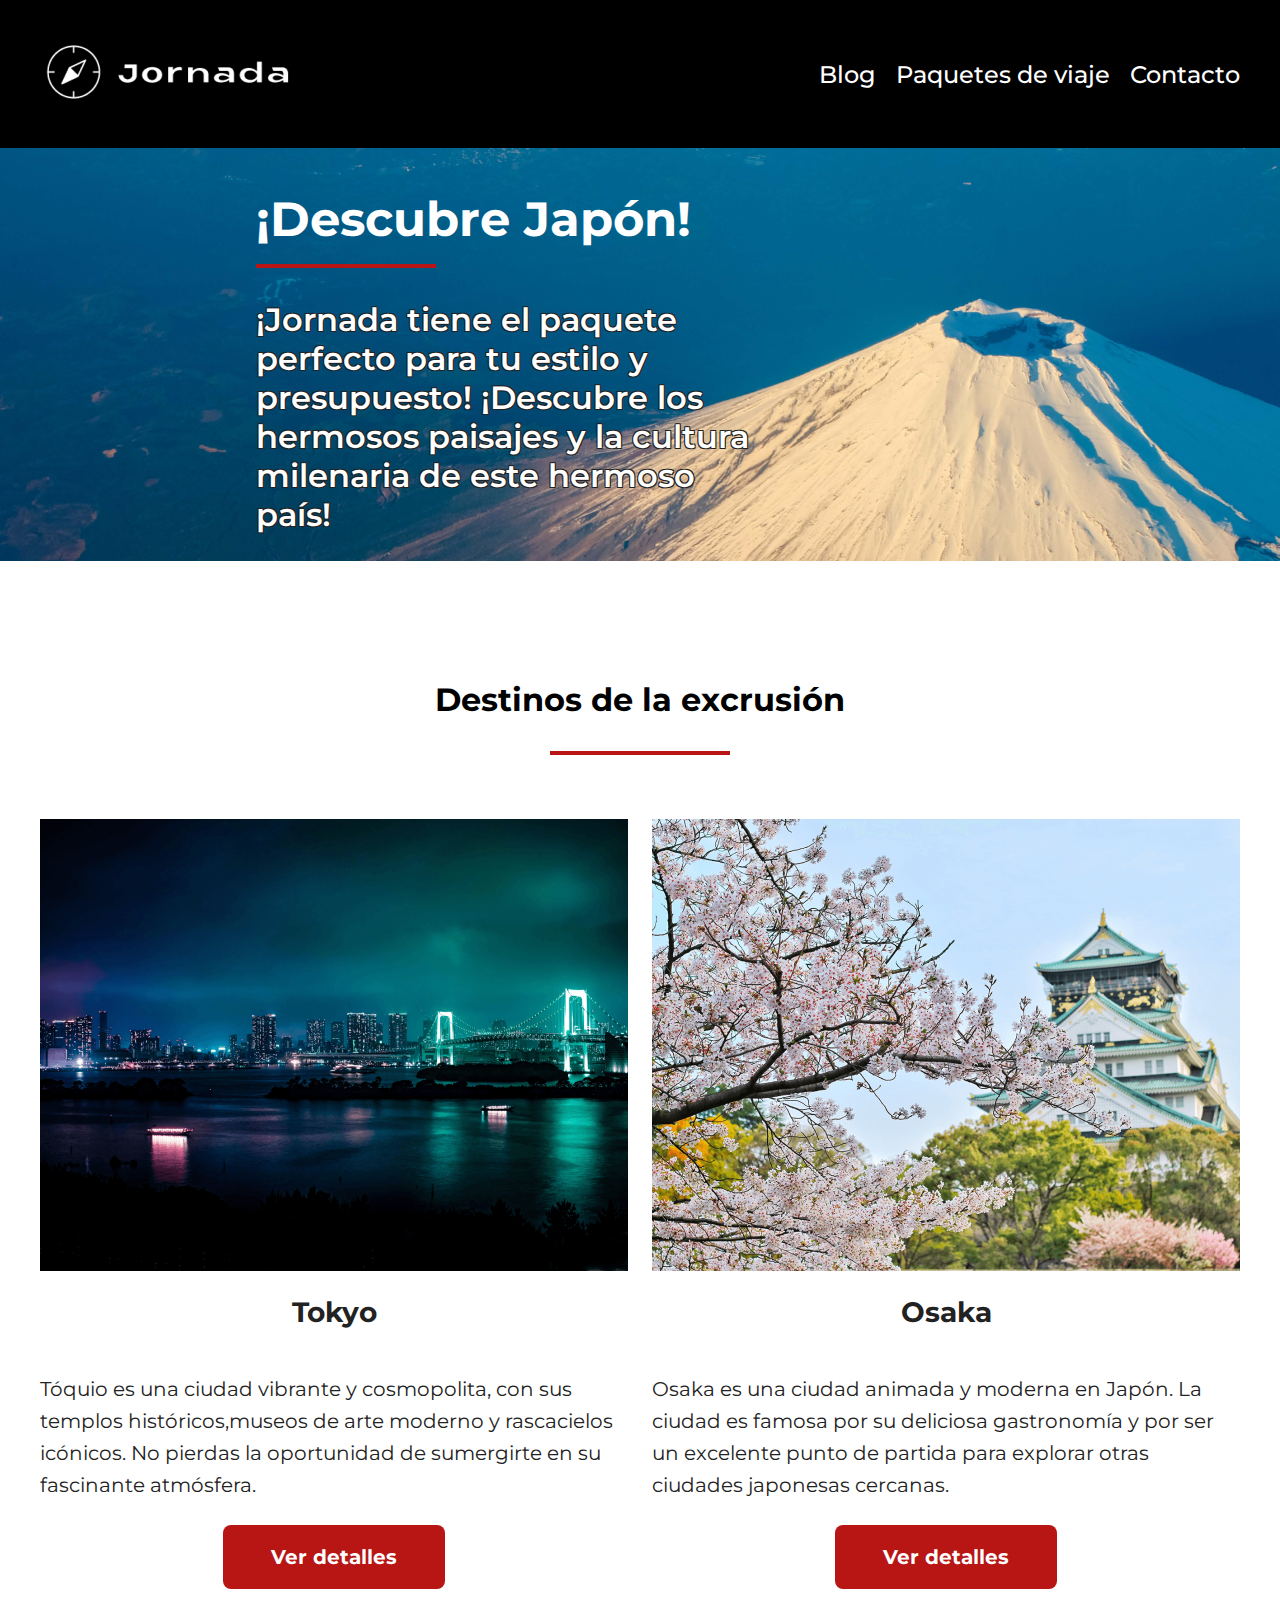
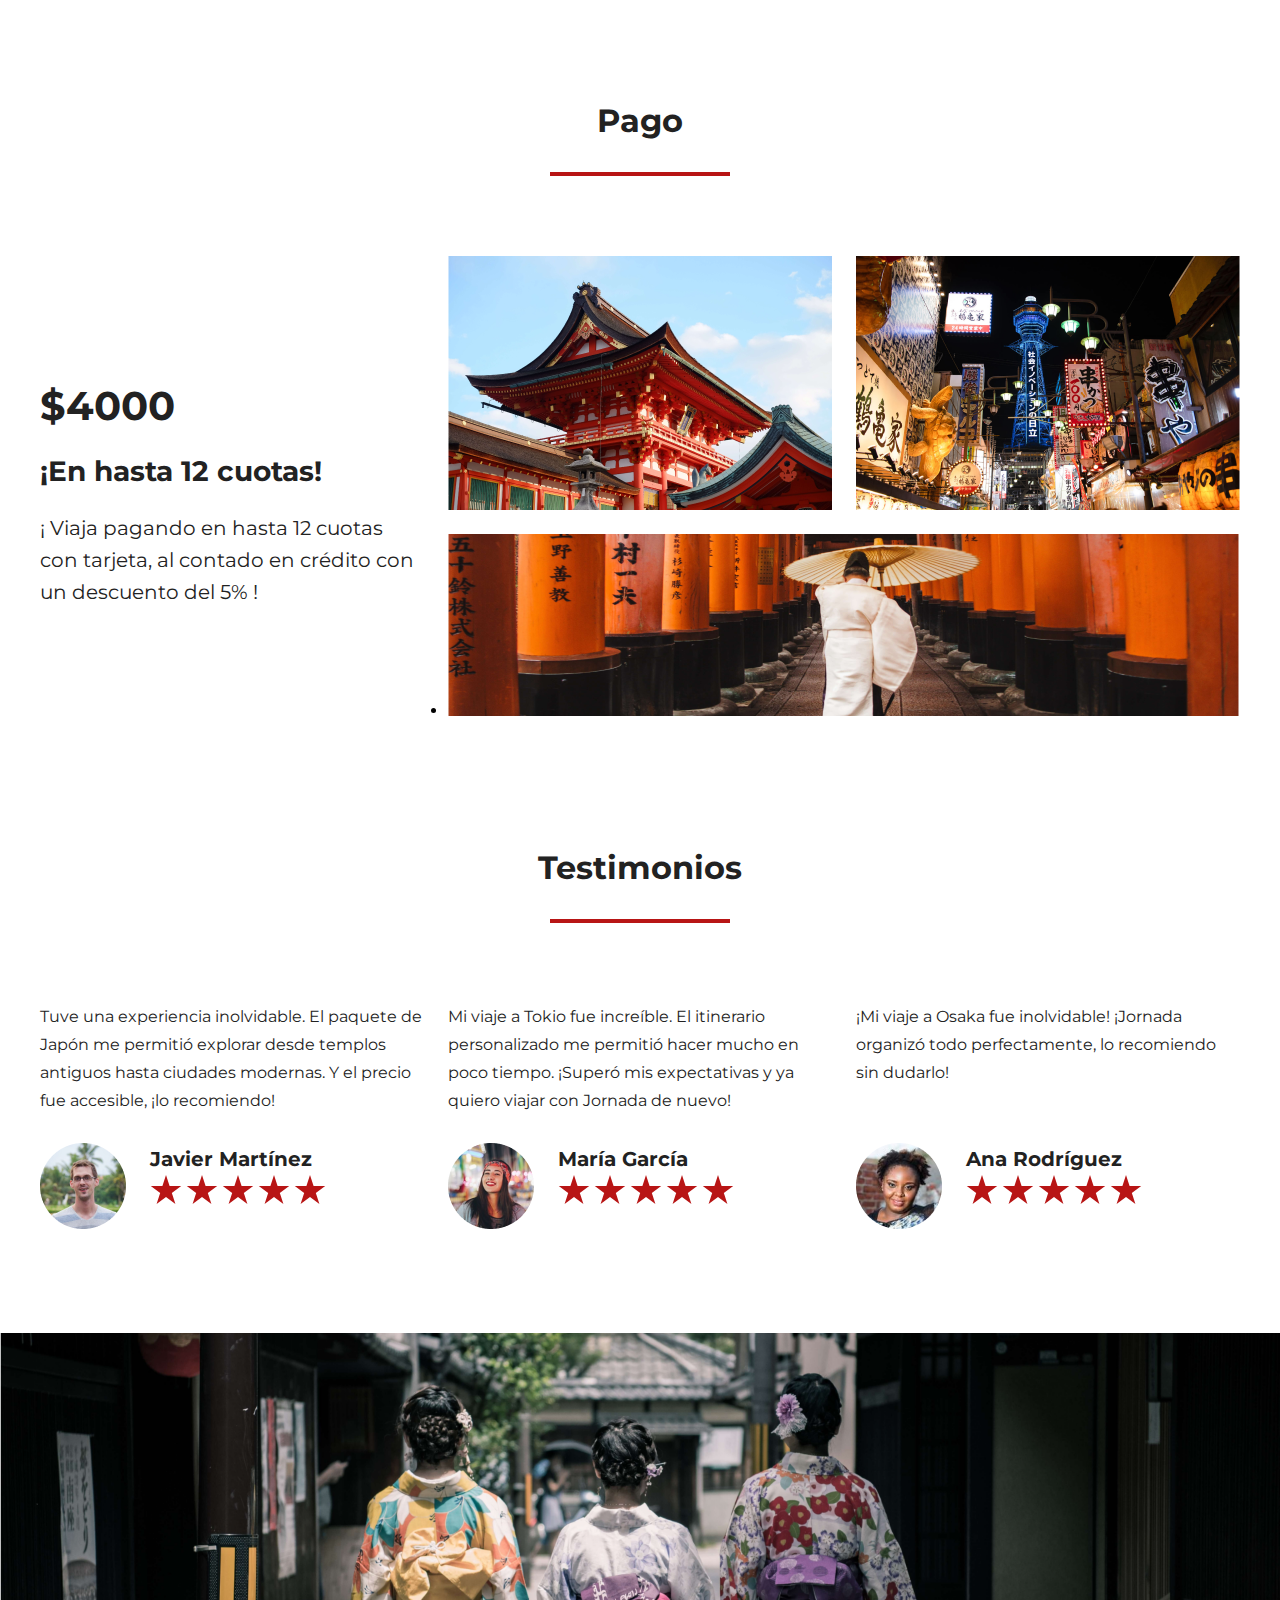
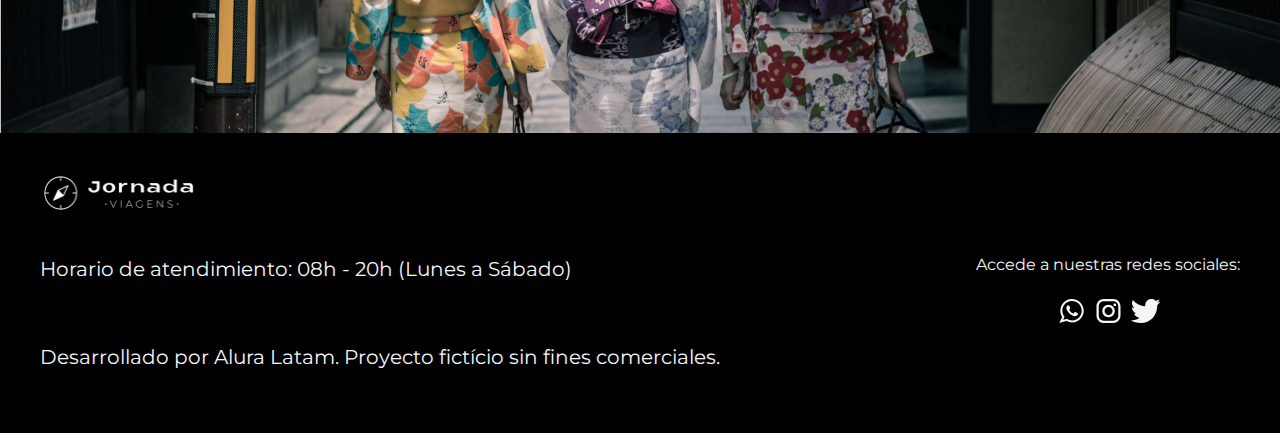
<file: paquetes.html>
<!DOCTYPE html>
<html lang="en">
<head>
    <meta charset="UTF-8">
    <meta name="viewport" content="width=device-width, initial-scale=1.0">
    <title>Paquetes de viaje</title>
    <link rel="stylesheet" href="./global.css">
    <link rel="stylesheet" href="./index.css">
    <link
    href="https://fonts.googleapis.com/css2?family=Montserrat:ital,wght@0,100;0,200;0,300;0,400;0,500;0,600;0,700;0,800;0,900;1,100;1,200;1,300;1,400;1,500;1,600;1,700;1,800;1,900&family=Prata&family=Unbounded:wght@200;300;400;500;600;700;800;900&display=swap"
    rel="stylesheet">
</head>
<body>
    <header class="encabezado">
        <div class="encabezado__container">
            <a href="./index.html" class="encabezado__logo" aria-label="Ir a la pagina de inicio">
                <img class="encabezado__logo--icono" alt="logo Jornada" src="./img/logoprovisriablanca-1@2x.png" />
            </a>
            <nav class="encabezado__navegacion">
                <ul class="encabezado_navegacion_lista">
                    <li> <a class="encabezado__navegacion--elemento" href="./blog.html" aria-label="Ir al Blog">Blog</a> </li>
                    <li> <a class="encabezado__navegacion--elemento" href="./paquetes.html" aria-label="Ir a Paquetes de viaje">Paquetes de viaje</a> </li>
                    <li> <a class="encabezado__navegacion--elemento" href="./Contacto.html" aria-label="Ir a Contacto">Contacto</a> </li>
                </ul>
            </nav>
        </div>
    </header>

    <section class="banner banner--paquetes">
        <figure class="banner__wrapper banner__img banner__img--paquetes">
            <img class="banner__img" src="./img/Banner-paquetes.png" alt="Imagen de una montaña">
            <figcaption class="banner__descripcion--paquetes">
                <h1 class="banner__descripcion--titulo">¡Descubre Japón!</h1>
                <div class="banner__titulo--subrayado"></div>
                <p class="banner__descripcion--texto">
                    ¡Jornada tiene el paquete perfecto 
                    para tu estilo y presupuesto! 
                    ¡Descubre los hermosos paisajes y 
                    la cultura milenaria de este 
                    hermoso país!
                </p>
            </figcaption>
        </figure>
    </section>

    <main class="destinos__container">
        <article class="destinos">
            <header class="destinos__titulo"></header>
                <h3 class="destinos__titulo--texto">Destinos de la excrusión</h3>
                <div class="destinos__titulo--subrayado"></div>
            </header>
            <ul class="destinos__lista">
                <li class="destinos__elemento">
                    <img class="destinos__elemento--image" alt="Imagen de la ciudad de Tokyo" src="./img/tokyo@2x.png" />
                    <h3 class="destinos__elemento--nombre">Tokyo</h3>
                    <p class="destinos__elemento--descripcion">
                        Tóquio es una ciudad vibrante y cosmopolita, con sus templos
                         históricos,museos de arte moderno y rascacielos icónicos.
                          No pierdas la oportunidad de sumergirte en su fascinante atmósfera.
                    </p>
                    <footer class="destinos__elemento--boton-container">
                        <div class="destinos__elemento--boton">
                            <a href="#" class="destinos__elemento--boton-texto">Ver detalles</a>
                        </div>
                    </footer>
                </li>
                <li class="destinos__elemento">
                    <img class="destinos__item--image" alt="" src="./img/osaka@2x.png" />
                    <h3 class="destinos__elemento--nombre">Osaka</h3>
                    <p class="destinos__elemento--descripcion">
                        Osaka es una ciudad animada y moderna en Japón.
                         La ciudad es famosa por su deliciosa gastronomía 
                         y por ser un excelente punto de partida para explorar
                          otras ciudades japonesas cercanas.
                    </p>
                    <footer class="destinos__elemento--boton-container">
                        <div class="destinos__elemento--boton">
                            <a href="#" class="destinos__elemento--boton-texto">Ver detalles</a>
                        </div>
                    </footer>
                </li>
            </ul>
        </article>
        <section class="pago">
            <div class="pago__titulo">
                <h3 class="pago__titulo--texto">Pago</h3>
                <div class="pago__titulo--subrayado"></div>
            </div>
            <div class="pago__condiciones pago__destinos">
                <div class="pago__condiciones--descripcion">
                    <h2 class="pago__condiciones--destaque">$4000</h2>
                    <h4 class="pago__condiciones--texto">¡En hasta 12 cuotas!</h4>
                    <p class="pago__condiciones--detalles">
                        ¡ Viaja pagando en hasta 12 cuotas con tarjeta,
                         al contado en crédito con un descuento del 5% !
                    </p>
                </div>
                <ul class="pago__imagenes">
                    <li class="pago__imagenes--grupo">
                        <div class="pago__imagenes--imagen-container">
                            <img class="pago__imagenes--imagen" alt="" src="./img/japon-templo.png" />
                        </div>
                        <div class="pago__imagenes--imagen-container">
                            <img class="pago__imagenes--imagen" alt="" src="./img/japon-ciudad-noche.png" />
                        </div>
                    </li>
                    <li class="pago__imagenes--imagen-destaque">
                        <img class="pago__imagenes--imagen" alt="" src="./img/japon-templo-monje.png" />
                    </li>
                </ul>
            </div>
        </section>
        <div class="testimonios"></div>
            <div class="testimonios__titulo">
                <h3 class="testimonios__titulo--texto">Testimonios</h3>
                <div class="testimonios__titulo--subrayado"></div>
            </div>
            <ul class="testimonios__wrapper">
                <li class="testimonios__elemento">
                    <p class="testimonios__texto">
                        Tuve una experiencia inolvidable. El paquete de 
                        Japón me permitió explorar desde templos 
                        antiguos hasta ciudades modernas. Y el precio 
                        fue accesible, ¡lo recomiendo!
                    </p>
                    <div class="testimonios__autor">
                        <img class="testimonios__autor--foto" alt="Foto de Javier Martínez" src="./img/Avatar-Javier.png" />
                        <div class="testimonios__autor--info">
                            <b class="testimonios__autor--nombre">Javier Martínez</b>
                            <div class="testimonios__autor--evaluacion">
                                <img class="testimonios__autor--evaluacion-estrella" src="./img/star-1.svg" />
                                <img class="testimonios__autor--evaluacion-estrella" src="./img/star-1.svg" />
                                <img class="testimonios__autor--evaluacion-estrella" src="./img/star-1.svg" />
                                <img class="testimonios__autor--evaluacion-estrella" src="./img/star-1.svg" />
                                <img class="testimonios__autor--evaluacion-estrella" src="./img/star-1.svg" />
                            </div>
                        </div>
                    </div>
                </li>
                <li class="testimonios__elemento">
                    <p class="testimonios__texto">
                        Mi viaje a Tokio fue increíble. El itinerario 
                        personalizado me permitió hacer mucho en 
                        poco tiempo. ¡Superó mis expectativas y ya 
                        quiero viajar con Jornada de nuevo!
                    </p>
                    <div class="testimonios__autor">
                        <img class="testimonios__autor--foto" alt="Foto de María García" src="./img/Avatar-Maria.png" />
                        <div class="testimonios__autor--info">
                            <b class="testimonios__autor--nombre">María García</b>
                            <div class="testimonios__autor--evaluacion">
                                <img class="testimonios__autor--evaluacion-estrella" alt="" src="./img/star-1.svg" />
                                <img class="testimonios__autor--evaluacion-estrella" alt="" src="./img/star-1.svg" />
                                <img class="testimonios__autor--evaluacion-estrella" alt="" src="./img/star-1.svg" />
                                <img class="testimonios__autor--evaluacion-estrella" alt="" src="./img/star-1.svg" />
                                <img class="testimonios__autor--evaluacion-estrella" alt="" src="./img/star-1.svg" />
                            </div>
                        </div>
                    </div>
                </li>
                <li class="testimonios__elemento">
                    <p class="testimonios__texto">
                        ¡Mi viaje a Osaka fue inolvidable! ¡Jornada 
                        organizó todo perfectamente, lo recomiendo 
                        sin dudarlo!
                    </p>
                    <div class="testimonios__autor">
                        <img class="testimonios__autor--foto" alt="Foto de Ana Rodríguez" src="./img/Avatar-Ana.png" />
                        <div class="testimonios__autor--info">
                            <b class="testimonios__autor--nombre">Ana Rodríguez</b>
                            <div class="testimonios__autor--evaluacion">
                                <img class="testimonios__autor--evaluacion-estrella" alt="" src="./img/star-1.svg" />
                                <img class="testimonios__autor--evaluacion-estrella" alt="" src="./img/star-1.svg" />
                                <img class="testimonios__autor--evaluacion-estrella" alt="" src="./img/star-1.svg" />
                                <img class="testimonios__autor--evaluacion-estrella" alt="" src="./img/star-1.svg" />
                                <img class="testimonios__autor--evaluacion-estrella" alt="" src="./img/star-1.svg" />
                            </div>
                        </div>
                    </div>
                </li>
            </ul>
        </div>
    </main>
    
    <img class="pre-footer__image" alt="Imagen de un paisaje" src="./img/pre-footer-paquetes.png" />
    
    <footer class="footer__container">
        <div class="footer">
            <section class="footer__logo-container">
                <img class="footer__logo-icon" alt="" src="./img/logobranco-1@2x.png" />
                <div class="footer__info-container">
                    <p class="footer__text-info">
                        Horario de atendimiento: 08h - 20h (Lunes a Sábado)                    
                    </p>
                    <p class="footer__text-info">
                        Desarrollado por Alura Latam. Proyecto fictício sin fines comerciales.                    
                    </p>
                </div>
            </section>
            <section class="footer__social-media-container">
                <p class="footer__social-media-text">Accede a nuestras redes sociales:</p>
                <div class="footer__social-media-icons">
                    <a href="#">
                        <img class="footer__social-media-icon" alt="Logo de whatsapp" src="./img/whatsapp-1.svg" />
                    </a>
                    <a href="#">
                        <img class="footer__social-media-icon" alt="Logo de instragam" src="./img/instragam-1.svg" />
                    </a>
                    <a href="#">
                        <img class="footer__social-media-icon" alt="Logo de twiter" src="./img/twiter-1.svg" />
                    </a>
                </div>
            </section>
        </div>
    </footer>

</body>
</html>
</file>
<file: global.css>
:root {
    /* Colors */
    --blanco: #fff;
    --negro: #000;
    --neutral-c: #f5f5f5;
    --gris-oscuro: #8c8c8c;
    --grafito: #222;
    --rojo: #b81515;
}

* {
    font-family: Montserrat;
    box-sizing: border-box;
}

body {
    margin: 0;
}

a {
    text-decoration: none;
}
</file>
<file: index.css>
.encabezado {
    background: var(--negro);
    width: 100%;
    padding: 40px 0;
}

.encabezado__container {
    justify-content: space-between;
    display: flex;
    align-items: center;
    max-width: 1200px;
    margin: 0 auto;
}

.encabezado__logo--icono {
    max-width: 260px;
}

.encabezado__navegacion {
    display: flex;
    gap: 40px;
}

.encabezado_navegacion_lista{
    display: flex;
    flex-direction: row;
    gap: 20px;
}

.encabezado__navegacion--elemento {
    color: var(--blanco);
    font-size: 24px;
    font-style: normal;
    font-weight: 500;
    line-height: normal;
}

.banner__wrapper{
    margin: 0;
}

.banner__img {
    max-width: 100%;
}

.banner--blog,
.banner--paquetes{
    position: relative;
    margin-bottom: 115px;
}

.banner__descripcion {
    max-width: 1200px;
    color: var(--grafito, #222);
    text-align: center;
    font-size: 32px;
    font-style: normal;
    font-weight: 400;
    line-height: 150%;
    margin: 100px auto;
}

.banner__descripcion--blog,
.banner__descripcion--paquetes{
    position: absolute;
    top: 10%;
    left: 20%;
    width: 40%;
    text-align: left;
    color: white;
}

.banner__descripcion--paquetes{
    max-width: 579px;
    max-height: 351px;
}

.banner__descripcion--titulo{
    font-size: 48px; /*48px - 3rem*/
    margin: 0px;
}

.banner__titulo--subrayado{
    width: 180px;
    height: 4px;
    background: var(--rojo);
    margin-top: 16px;
}

/*Body 4 - 32px*/
.banner__descripcion--texto{
    font-size: 2rem; /*32px*/
    font-weight: 600;
    text-shadow: -1px -1px 0 #222, 1px -1px 0 #222, -1px 1px 0 #222, 1px 1px 0 #222;
    margin-top: 32px;
}

.container,
.tokyo__container {
    max-width: 1200px;
    margin: 0 auto;
    margin-bottom: 56px;
}

.ofertas {
    margin-bottom: 112px;
}

.testimonios__titulo,
.pago__titulo,
.destinos__titulo,
.busca__titulo,
.ofertas__titulo,
.tokyo__titulo,
.contacto__titulo {
    color: var(--grafito);
    font-style: normal;
    font-weight: 700;
    line-height: normal;
    text-align: center;
    margin-bottom: 64px;
}

/*H3 - 32px*/
.ofertas__titulo--texto,
.destinos__titulo--texto,
.busca__titulo--texto,
.tokyo__titulo--texto,
.testimonios__titulo--texto,
.pago__titulo--texto,
.contacto__titulo--texto{
    font-size: 32px;
}

.testimonios__titulo--subrayado,
.pago__titulo--subrayado,
.destinos__titulo--subrayado,
.busca__titulo--subrayado,
.ofertas__titulo--subrayado,
.tokyo__titulo--subrayado,
.contacto__titulo--subrayado {
    width: 180px;
    height: 4px;
    background: var(--rojo);
    margin: 0 auto;
    margin-top: 16px;
}

.tokyo__llegada{
    display: flex;
}

img {
    max-width: 100%;
}

.ofertas__cards--grupo {
    display: flex;
    gap: 24px;
    justify-content: space-around;
    flex-wrap: wrap;
}

.ofertas__cards--elemento {
    display: flex;
    padding: 24px 0px;
    flex-direction: column;
    justify-content: center;
    align-items: center;
    gap: 16px;
    border-radius: 16px;
    background-position: center;
    background-size: cover;
    background-repeat: no-repeat;
    padding: 24px 32px;
    color: var(--blanco);
    flex: 1 0 calc(50% - 48px);
    box-sizing: border-box;
    text-align: center;
}

.ofertas__cards--japon {
    background-image: url("./img/tokyo.png");
}

.ofertas__cards--san-andreas {
    background-image: url("./img/san-andreas.png");
}



.ofertas__card--destino-tipo {
    color: var(--blanco);
    text-align: center;
    font-size: 20px;
    font-style: normal;
    font-weight: 400;
    line-height: 10px;
    margin-bottom: 0px;
}

.ofertas__card--destino-nombre {
    font-size: 48px;
    font-style: normal;
    font-weight: 700;
    line-height: 10px;
}

.ofertas__card--precio {
    font-size: 40px;
    font-style: normal;
    font-weight: 700;
    line-height: 10px;
    margin-bottom: 24px;
}

.destinos__elemento--boton,
.ofertas__card--boton,
.recomendaciones__lista--boton {
    border-radius: 8px;
    background: var(--rojo, #B81515);
    padding: 16px 48px;
    box-sizing: border-box;
    display: inline-block;
}

.destinos__elemento--boton-texto,
.ofertas__card--boton-texto,
.recomendaciones__lista--boton-texto {
    font-size: 20px;
    font-style: normal;
    font-weight: 700;
    line-height: 32px;
    color: var(--blanco, #FFF);
}

.busca__categorias {
    display: flex;
    align-items: stretch;
    gap: 24px;
    margin-bottom: 112px;
}

.busca__categoria {
    color: var(--grafito, #222);
    text-align: center;
    font-size: 28px;
    font-style: normal;
    font-weight: 700;
    line-height: normal;
    border-radius: 8px;
    background: var(--gris-claro, #F5F5F5);
    padding: 24px 16px;
    flex: 1;
    display: flex;
    flex-direction: column;
    justify-content: center;
}

span.material-symbols-outlined {
    color: var(--gris-oscuro, #8C8C8C);
    font-size: 80px;
    font-style: normal;
    font-weight: 400;
    line-height: normal;
}

.destinos__lista {
    display: flex;
    align-items: stretch;
    gap: 24px;
    margin-bottom: 112px;
    margin-top: 64px;
    padding: 0px;
}

.destinos__elemento {
    flex: 1;
    display: flex;
    flex-direction: column;
    justify-content: center;
}

.destinos__elemento--image {
    max-width: 100%;
}

/*H4 - 28px*/
.destinos__elemento--nombre,
.tokyo__llegada--titulo,
.tokyo__acomodaciones--titulo,
.tokyo__explorando--titulo,
.tokyo__compras--titulo,
.tokyo__gastronomia--titulo,
.tokyo__conclusion--titulo,
.pago__condiciones--texto {
    color: var(--grafito, #222);
    font-size: 28px;
    font-style: normal;
    font-weight: 700;
    line-height: normal;
    margin: 24px 0;
}

.destinos__elemento--descripcion {
    color: var(--grafito, #222);
    font-size: 20px;
    font-style: normal;
    font-weight: 400;
    line-height: 32px;
    margin-bottom: 24px;
    text-align: left;
}

.pago {
    margin-bottom: 112px;
}

.pago__imagenes--grupo,
.pago__condiciones {
    display: flex;
    gap: 24px;
}

/*H2 - 40px*/
.pago__condiciones--destaque {
    color: var(--grafito, #222);
    font-size: 40px;
    font-style: normal;
    font-weight: 700;
    line-height: normal;
    margin-bottom: 24px;
}

/*Body 2 - 20px*/
.pago__condiciones--detalles {
    color: var(--grafito, #222);
    font-size: 20px;
    font-style: normal;
    font-weight: 400;
    line-height: 32px;
    width: 384px;
    max-width: 100%;
}

.pago__imagenes--imagen-container {
    flex: 1;
}

.pago__imagenes--imagen-destaque {
    margin-top: 20px;
}

.pago__imagenes--imagen {
    max-width: 100%;
}

.testimonios {
    margin-bottom: 112px;
}

.testimonios__wrapper {
    display: flex;
    gap: 24px;
    align-items: stretch;
    padding: 0px;
    margin-top: 0px;
}

.testimonios__elemento {
    flex: 1;
    display: flex;
    flex-direction: column;
    justify-content: space-between;
}

.testimonios__texto {
    color: var(--grafito, #222);
    font-size: 16px;
    font-style: normal;
    font-weight: 400;
    line-height: 28px;
}

.testimonios__autor {
    margin-top: 12px;
    display: flex;
    gap: 24px;
}

.testimonios__autor--foto {
    max-width: 86px;
}

.testimonios__autor--nombre {
    color: var(--grafito, #222);
    text-align: center;
    font-size: 20px;
    font-style: normal;
    font-weight: 700;
    line-height: 32px;
    margin-bottom: 8px;
}

.footer__container {
    background: var(--negro);
    width: 100%;
    padding: 40px 0;
    margin-top: -4px;
}

.footer {
    justify-content: space-between;
    display: flex;
    align-items: center;
    max-width: 1200px;
    margin: 0 auto;
    color: var(--blanco, #FFF);
}

.footer__logo-icon {
    max-width: 160px;
    margin-bottom: 16px;
}

.footer__info-container {
    display: flex;
    flex-direction: column;
    gap: 16px;
}

.footer__text-info {
    color: var(--neutral-c, #F5F5F5);
    font-size: 20px;
    font-style: normal;
    font-weight: 400;
    line-height: 32px; /* 160% */
}

.footer__social-media-container {
    text-align: center;
}

.footer__social-media-text {
    color: var(--neutral-c, #F5F5F5);
    font-size: 16px;
    font-style: normal;
    font-weight: 400;
    line-height: 28px;
    margin-bottom: 16px;
}

/* BLOG TOKYO */

.tokyo__llegada--seccion{
    width: 50%;
}

/*Body 2 - 20px*/
.tokyo__llegada--texto,
.tokyo__acomodaciones--texto,
.tokyo__explorando--texto,
.tokyo__compras--texto,
.tokyo__gastronomia--texto,
.tokyo__conclusion--texto,
.contacto__descripcion--texto{
    color: var(--grafito, #222);
    font-size: 20px;
    font-style: normal;
    font-weight: 400;
    line-height: 32px;
    max-width: 100%;
}

.tokyo__llegada,
.tokyo__acomodaciones,
.tokyo__explorando,
.tokyo__compras,
.tokyo__gastronomia,
.tokyo__conclusion{
    margin-bottom: 48px;
}

/*subtitle - 14px*/
.tokyo__acomodaciones--descripcion{
    color: var(--grafito, #222);
    font-size: 14px;
    font-style: normal;
    font-weight: 400;
    line-height: 32px;
    max-width: 100%;
}

.tokyo__acomodaciones--imagen{
    box-sizing: content-box;
    margin: 0;
}

.tokyo__acomodaciones--vista{
    width: 100%;
}

/*blogs recmomendados*/

.recomendaciones__lista{
    display: flex;
    gap: 24px;
}

.recomendaciones__osaka,
.recomendaciones__hiroshima,
.recomendaciones__kyoto{
    width: 100%;
}


/*PAQUETES / DESTINOS*/

.destinos,
.contacto{
    text-align: center;
}

.pago__destinos{
    align-items: center;
    justify-content: center;
}

.destinos__container,
.contacto__container {
    max-width: 1200px;
    margin: 0 auto;
    margin-bottom: 104px;
}

.pago__imagenes{
    padding: 0px;
}



/*FORMULARIO*/

.contacto__formulario{
    display: flex;
    justify-content: center;
}

.contacto__formulario--datos{
    list-style-type: none;
    display: flex;
    flex-direction: column;
    gap: 64px;
    width: 790px;
}

.contacto__formulario--correo{
    display: flex;
    flex-direction: row;
}

.formulario--nombre,
.formulario--telefono,
.formulario--correo,
.formulario--comentario{
    width: 100%;
    border: none;
    outline: none;
    height: 40px;
}

.formulario--nombre{
    border-bottom: 3px solid #B81515;
}

.contacto__formulario--boton{
    font-weight: 700;
    width: 280px;
    height: 64px;
    text-align: center;
    background-color: #B81515;
    color: white;
    border: none;
    border-radius: 8px;
    font-size: 20px;
}

/*MEDIA QUERIES*/


/*Pagina responsiva - desktops normales - */
@media(max-width:500px) {
    
}
</file>
